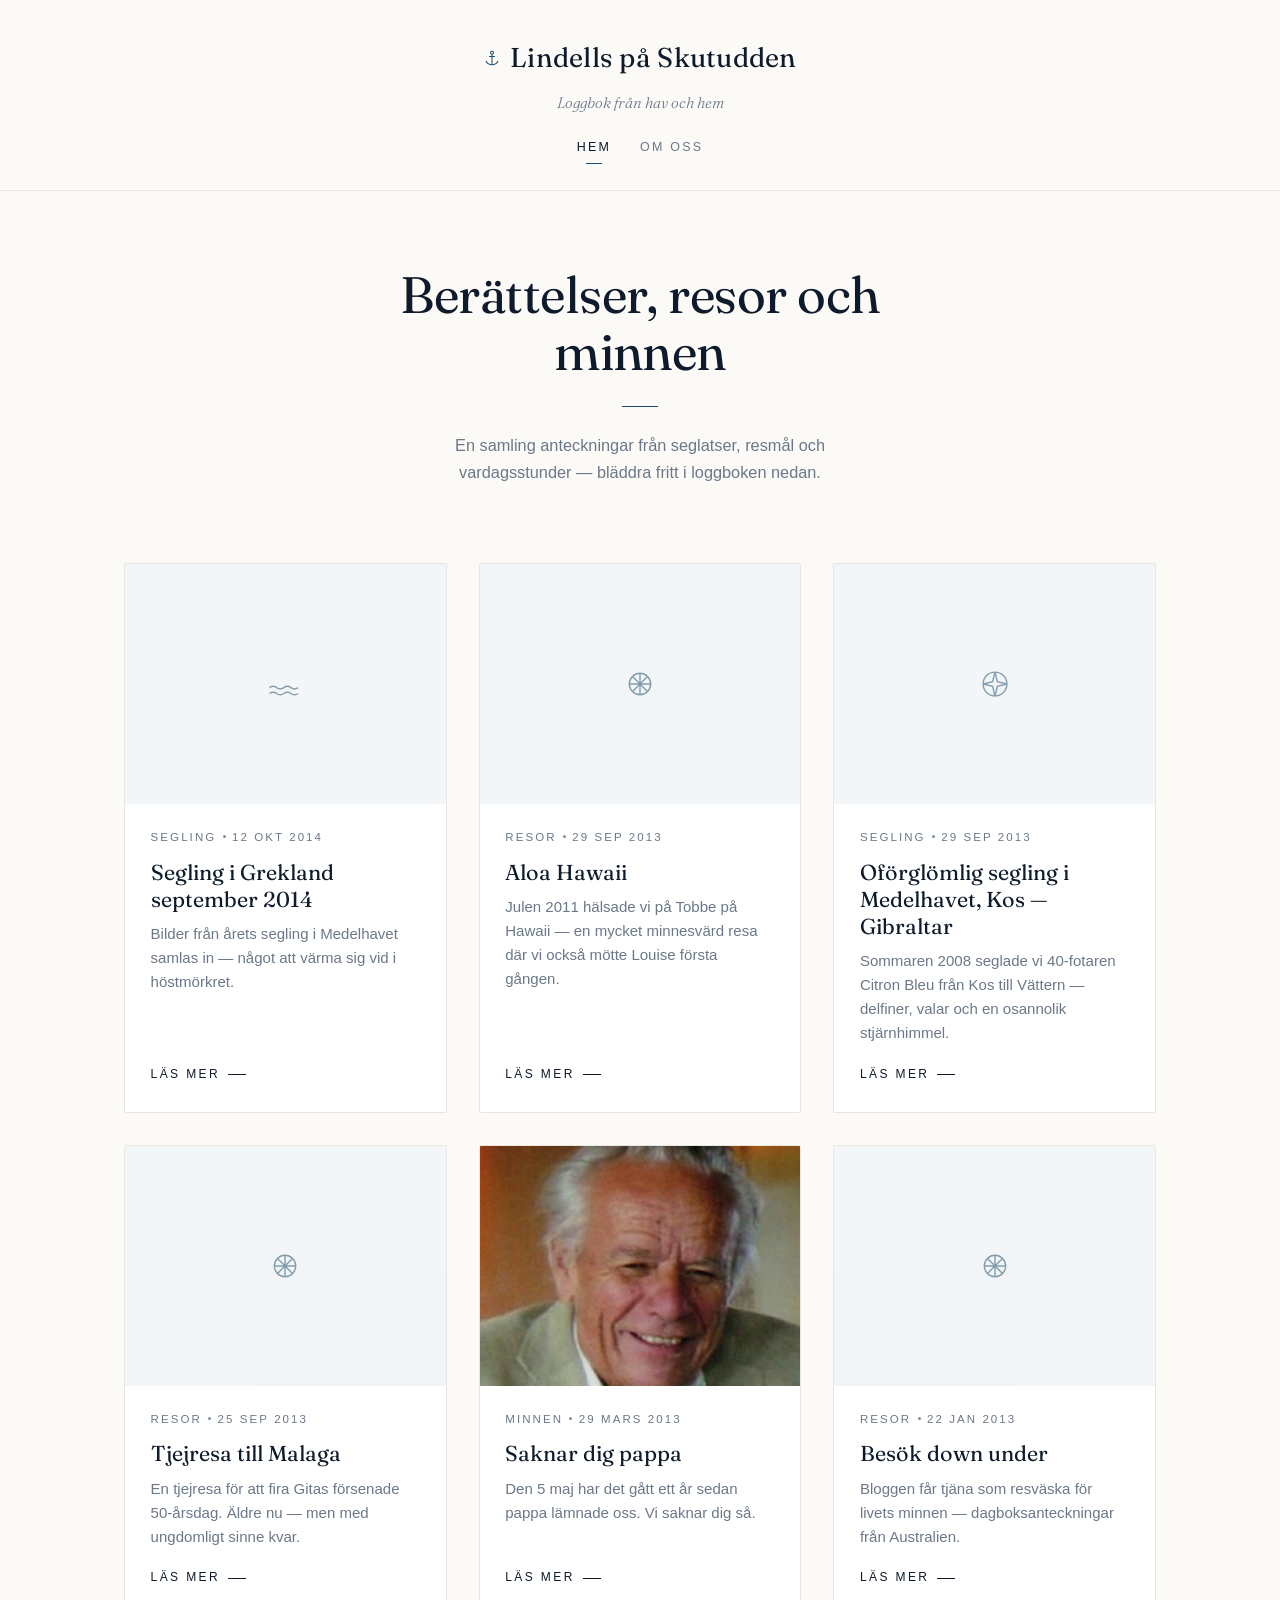
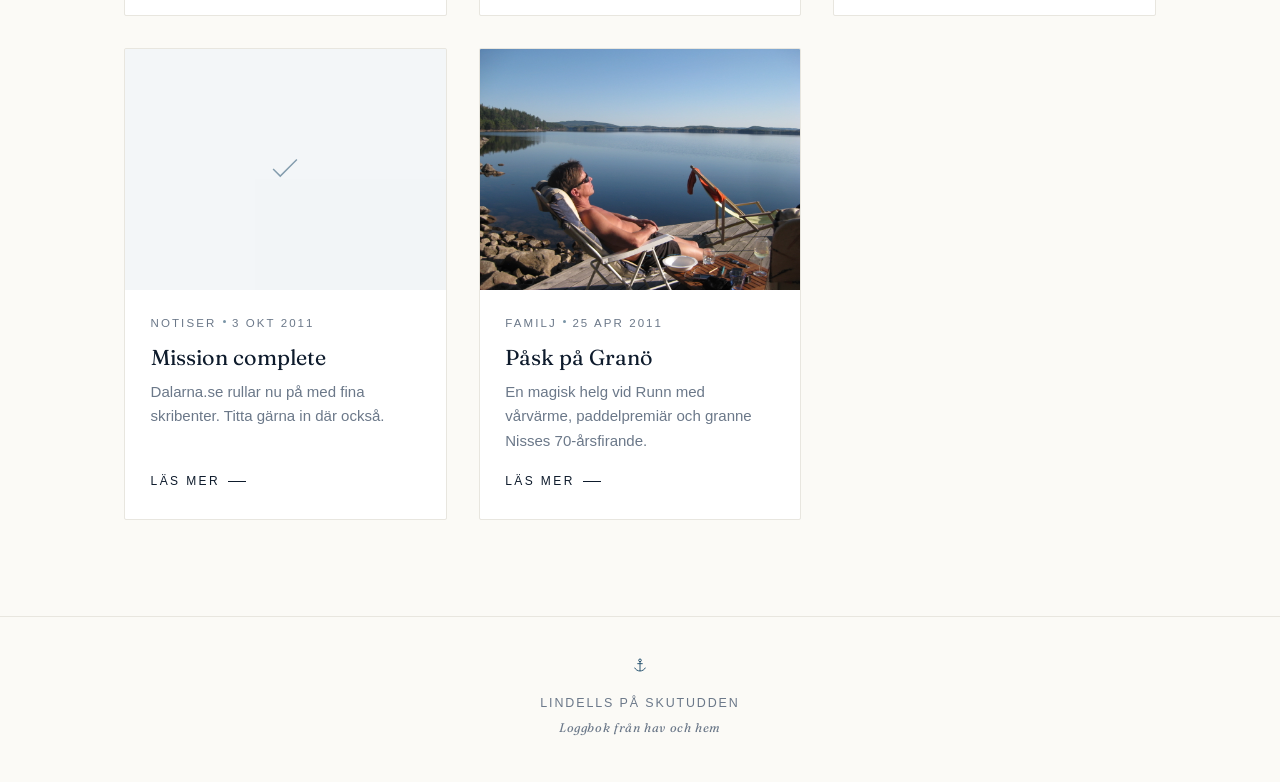
<file: index.html>
<!doctype html>
<html lang="sv">
<head>
  <meta charset="utf-8">
  <meta name="viewport" content="width=device-width, initial-scale=1">
  <title>Lindells på Skutudden — Loggbok från hav och hem</title>
  <meta name="description" content="Familjen Lindells loggbok med berättelser från resor och minnen — från segling i Medelhavet till påsk på Granö.">
  <link rel="preconnect" href="https://fonts.googleapis.com">
  <link rel="preconnect" href="https://fonts.gstatic.com" crossorigin>
  <link href="https://fonts.googleapis.com/css2?family=Fraunces:ital,wght@0,300;0,400;0,500;1,300;1,400&family=Inter:wght@300;400;500;600&display=swap" rel="stylesheet">
  <link rel="stylesheet" href="css/style.css">
</head>
<body>

<header class="site-header">
  <div class="header-inner">
    <a class="brand" href="index.html" aria-label="Hem">
      <svg class="brand-mark" viewBox="0 0 24 24" aria-hidden="true">
        <circle cx="12" cy="5" r="2"/>
        <line x1="12" y1="7" x2="12" y2="21"/>
        <line x1="8" y1="10" x2="16" y2="10"/>
        <path d="M4 16 C 5 19, 9 21, 12 21"/>
        <path d="M20 16 C 19 19, 15 21, 12 21"/>
      </svg>
      <h1 class="site-title">Lindells på Skutudden</h1>
    </a>
    <p class="site-tagline">Loggbok från hav och hem</p>
    <nav class="site-nav" aria-label="Huvudmeny">
      <a href="index.html" class="active">Hem</a>
      <a href="about.html">Om oss</a>
    </nav>
  </div>
</header>

<main>

  <section class="hero">
    <h1>Berättelser, resor och minnen</h1>
    <hr class="rule">
    <p>En samling anteckningar från seglatser, resmål och vardagsstunder — bläddra fritt i loggboken nedan.</p>
  </section>

  <section class="card-grid" aria-label="Inlägg">

    <a class="card" href="posts/segling-grekland-2014.html">
      <div class="card-thumb placeholder">
        <svg viewBox="0 0 32 32" aria-hidden="true"><path d="M3 24c2-1.5 4-1.5 6 0s4 1.5 6 0 4-1.5 6 0 4 1.5 6 0M3 19c2-1.5 4-1.5 6 0s4 1.5 6 0 4-1.5 6 0 4 1.5 6 0"/></svg>
      </div>
      <div class="card-body">
        <div class="card-meta">Segling<span class="dot"></span>12 okt 2014</div>
        <h3 class="card-title">Segling i Grekland september 2014</h3>
        <p class="card-excerpt">Bilder från årets segling i Medelhavet samlas in — något att värma sig vid i höstmörkret.</p>
        <span class="card-link">Läs mer</span>
      </div>
    </a>

    <a class="card" href="posts/aloa-hawaii.html">
      <div class="card-thumb placeholder">
        <svg viewBox="0 0 32 32" aria-hidden="true"><circle cx="16" cy="16" r="9"/><path d="M16 7v18M7 16h18M9.5 9.5l13 13M22.5 9.5l-13 13"/></svg>
      </div>
      <div class="card-body">
        <div class="card-meta">Resor<span class="dot"></span>29 sep 2013</div>
        <h3 class="card-title">Aloa Hawaii</h3>
        <p class="card-excerpt">Julen 2011 hälsade vi på Tobbe på Hawaii — en mycket minnesvärd resa där vi också mötte Louise första gången.</p>
        <span class="card-link">Läs mer</span>
      </div>
    </a>

    <a class="card" href="posts/segling-medelhavet.html">
      <div class="card-thumb placeholder">
        <svg viewBox="0 0 32 32" aria-hidden="true"><circle cx="16" cy="16" r="10"/><path d="M16 6l2 8 8 2-8 2-2 8-2-8-8-2 8-2z"/></svg>
      </div>
      <div class="card-body">
        <div class="card-meta">Segling<span class="dot"></span>29 sep 2013</div>
        <h3 class="card-title">Oförglömlig segling i Medelhavet, Kos — Gibraltar</h3>
        <p class="card-excerpt">Sommaren 2008 seglade vi 40-fotaren Citron Bleu från Kos till Vättern — delfiner, valar och en osannolik stjärnhimmel.</p>
        <span class="card-link">Läs mer</span>
      </div>
    </a>

    <a class="card" href="posts/tjejresa-malaga.html">
      <div class="card-thumb placeholder">
        <svg viewBox="0 0 32 32" aria-hidden="true"><circle cx="16" cy="16" r="9"/><path d="M16 7v18M7 16h18M9.5 9.5l13 13M22.5 9.5l-13 13"/></svg>
      </div>
      <div class="card-body">
        <div class="card-meta">Resor<span class="dot"></span>25 sep 2013</div>
        <h3 class="card-title">Tjejresa till Malaga</h3>
        <p class="card-excerpt">En tjejresa för att fira Gitas försenade 50-årsdag. Äldre nu — men med ungdomligt sinne kvar.</p>
        <span class="card-link">Läs mer</span>
      </div>
    </a>

    <a class="card" href="posts/saknar-dig-pappa.html">
      <div class="card-thumb">
        <img src="assets/pappa-ragnar.jpg" alt="Pappa Ragnar" loading="lazy">
      </div>
      <div class="card-body">
        <div class="card-meta">Minnen<span class="dot"></span>29 mars 2013</div>
        <h3 class="card-title">Saknar dig pappa</h3>
        <p class="card-excerpt">Den 5 maj har det gått ett år sedan pappa lämnade oss. Vi saknar dig så.</p>
        <span class="card-link">Läs mer</span>
      </div>
    </a>

    <a class="card" href="posts/besok-down-under.html">
      <div class="card-thumb placeholder">
        <svg viewBox="0 0 32 32" aria-hidden="true"><circle cx="16" cy="16" r="9"/><path d="M16 7v18M7 16h18M9.5 9.5l13 13M22.5 9.5l-13 13"/></svg>
      </div>
      <div class="card-body">
        <div class="card-meta">Resor<span class="dot"></span>22 jan 2013</div>
        <h3 class="card-title">Besök down under</h3>
        <p class="card-excerpt">Bloggen får tjäna som resväska för livets minnen — dagboksanteckningar från Australien.</p>
        <span class="card-link">Läs mer</span>
      </div>
    </a>

    <a class="card" href="posts/mission-complete.html">
      <div class="card-thumb placeholder">
        <svg viewBox="0 0 32 32" aria-hidden="true"><path d="M6 16l6 6 14-14"/></svg>
      </div>
      <div class="card-body">
        <div class="card-meta">Notiser<span class="dot"></span>3 okt 2011</div>
        <h3 class="card-title">Mission complete</h3>
        <p class="card-excerpt">Dalarna.se rullar nu på med fina skribenter. Titta gärna in där också.</p>
        <span class="card-link">Läs mer</span>
      </div>
    </a>

    <a class="card" href="posts/pask-pa-grano.html">
      <div class="card-thumb">
        <img src="assets/pask-022.jpg" alt="Påsk på Granö" loading="lazy">
      </div>
      <div class="card-body">
        <div class="card-meta">Familj<span class="dot"></span>25 apr 2011</div>
        <h3 class="card-title">Påsk på Granö</h3>
        <p class="card-excerpt">En magisk helg vid Runn med vårvärme, paddelpremiär och granne Nisses 70-årsfirande.</p>
        <span class="card-link">Läs mer</span>
      </div>
    </a>

  </section>

</main>

<footer class="site-footer">
  <div class="anchor" aria-hidden="true">
    <svg viewBox="0 0 24 24"><circle cx="12" cy="5" r="2"/><line x1="12" y1="7" x2="12" y2="21"/><line x1="8" y1="10" x2="16" y2="10"/><path d="M4 16 C 5 19, 9 21, 12 21"/><path d="M20 16 C 19 19, 15 21, 12 21"/></svg>
  </div>
  <p>Lindells på Skutudden</p>
  <p style="text-transform:none;letter-spacing:0.05em;font-family:var(--font-display);font-style:italic;">Loggbok från hav och hem</p>
</footer>

</body>
</html>
</file>
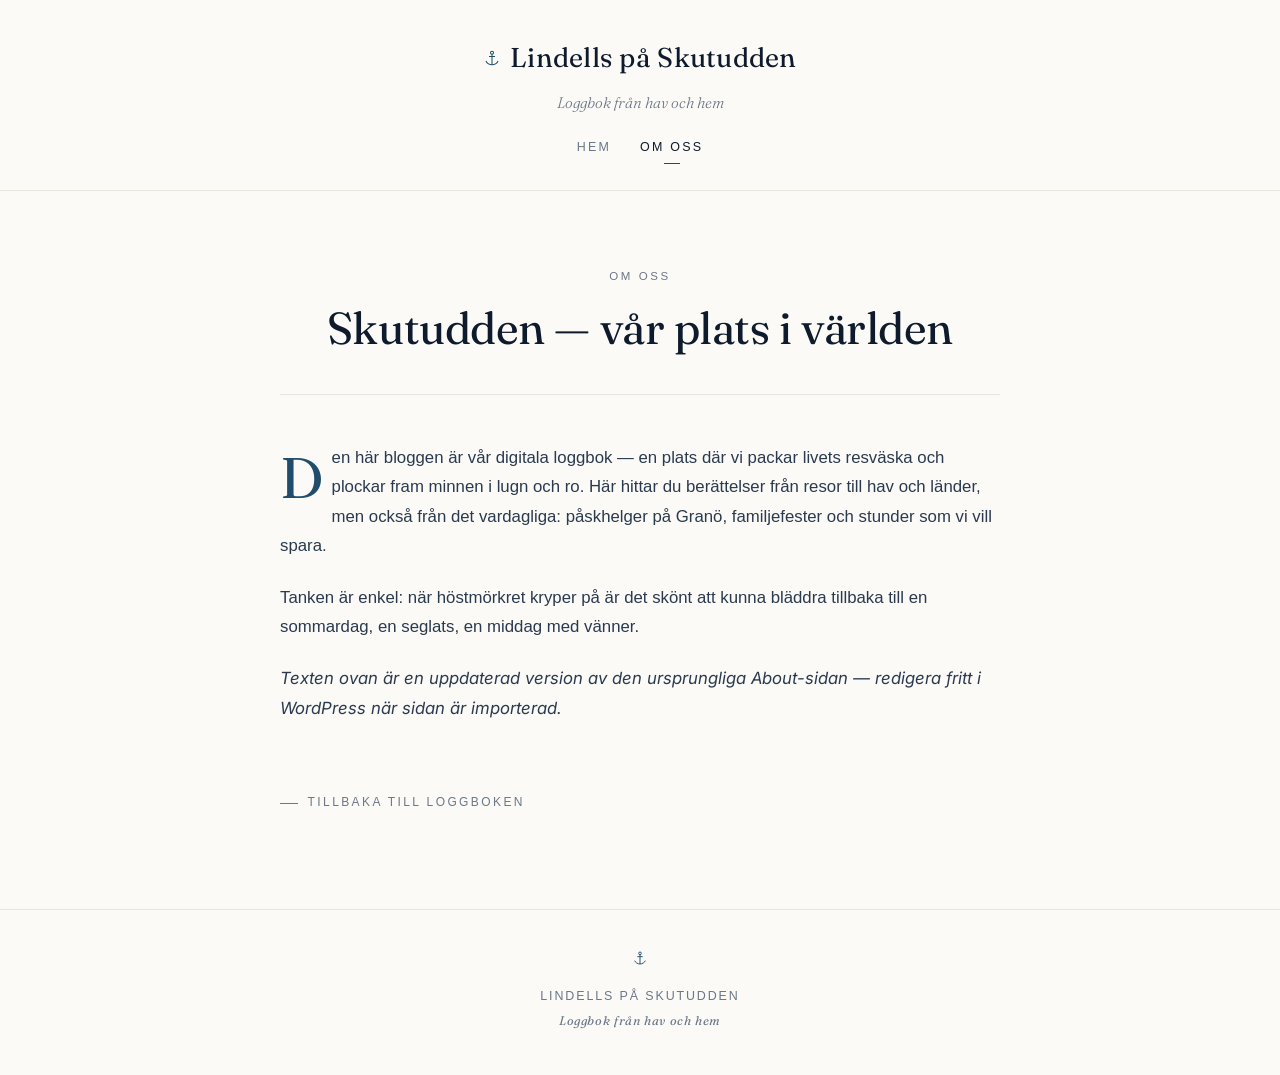
<file: about.html>
<!doctype html>
<html lang="sv">
<head>
  <meta charset="utf-8">
  <meta name="viewport" content="width=device-width, initial-scale=1">
  <title>Om oss — Lindells på Skutudden</title>
  <link rel="preconnect" href="https://fonts.googleapis.com">
  <link rel="preconnect" href="https://fonts.gstatic.com" crossorigin>
  <link href="https://fonts.googleapis.com/css2?family=Fraunces:ital,wght@0,300;0,400;0,500;1,300;1,400&family=Inter:wght@300;400;500;600&display=swap" rel="stylesheet">
  <link rel="stylesheet" href="css/style.css">
</head>
<body>

<header class="site-header">
  <div class="header-inner">
    <a class="brand" href="index.html" aria-label="Hem">
      <svg class="brand-mark" viewBox="0 0 24 24" aria-hidden="true">
        <circle cx="12" cy="5" r="2"/>
        <line x1="12" y1="7" x2="12" y2="21"/>
        <line x1="8" y1="10" x2="16" y2="10"/>
        <path d="M4 16 C 5 19, 9 21, 12 21"/>
        <path d="M20 16 C 19 19, 15 21, 12 21"/>
      </svg>
      <h1 class="site-title">Lindells på Skutudden</h1>
    </a>
    <p class="site-tagline">Loggbok från hav och hem</p>
    <nav class="site-nav" aria-label="Huvudmeny">
      <a href="index.html">Hem</a>
      <a href="about.html" class="active">Om oss</a>
    </nav>
  </div>
</header>

<main>
  <article class="article">
    <header class="article-header">
      <div class="article-meta">Om oss</div>
      <h1 class="article-title">Skutudden — vår plats i världen</h1>
    </header>

    <div class="article-body">
      <p>Den här bloggen är vår digitala loggbok — en plats där vi packar livets resväska och plockar fram minnen i lugn och ro. Här hittar du berättelser från resor till hav och länder, men också från det vardagliga: påskhelger på Granö, familjefester och stunder som vi vill spara.</p>
      <p>Tanken är enkel: när höstmörkret kryper på är det skönt att kunna bläddra tillbaka till en sommardag, en seglats, en middag med vänner.</p>
      <p><em>Texten ovan är en uppdaterad version av den ursprungliga About-sidan — redigera fritt i WordPress när sidan är importerad.</em></p>
    </div>

    <a href="index.html" class="back-link">Tillbaka till loggboken</a>
  </article>
</main>

<footer class="site-footer">
  <div class="anchor" aria-hidden="true">
    <svg viewBox="0 0 24 24"><circle cx="12" cy="5" r="2"/><line x1="12" y1="7" x2="12" y2="21"/><line x1="8" y1="10" x2="16" y2="10"/><path d="M4 16 C 5 19, 9 21, 12 21"/><path d="M20 16 C 19 19, 15 21, 12 21"/></svg>
  </div>
  <p>Lindells på Skutudden</p>
  <p style="text-transform:none;letter-spacing:0.05em;font-family:var(--font-display);font-style:italic;">Loggbok från hav och hem</p>
</footer>

</body>
</html>
</file>
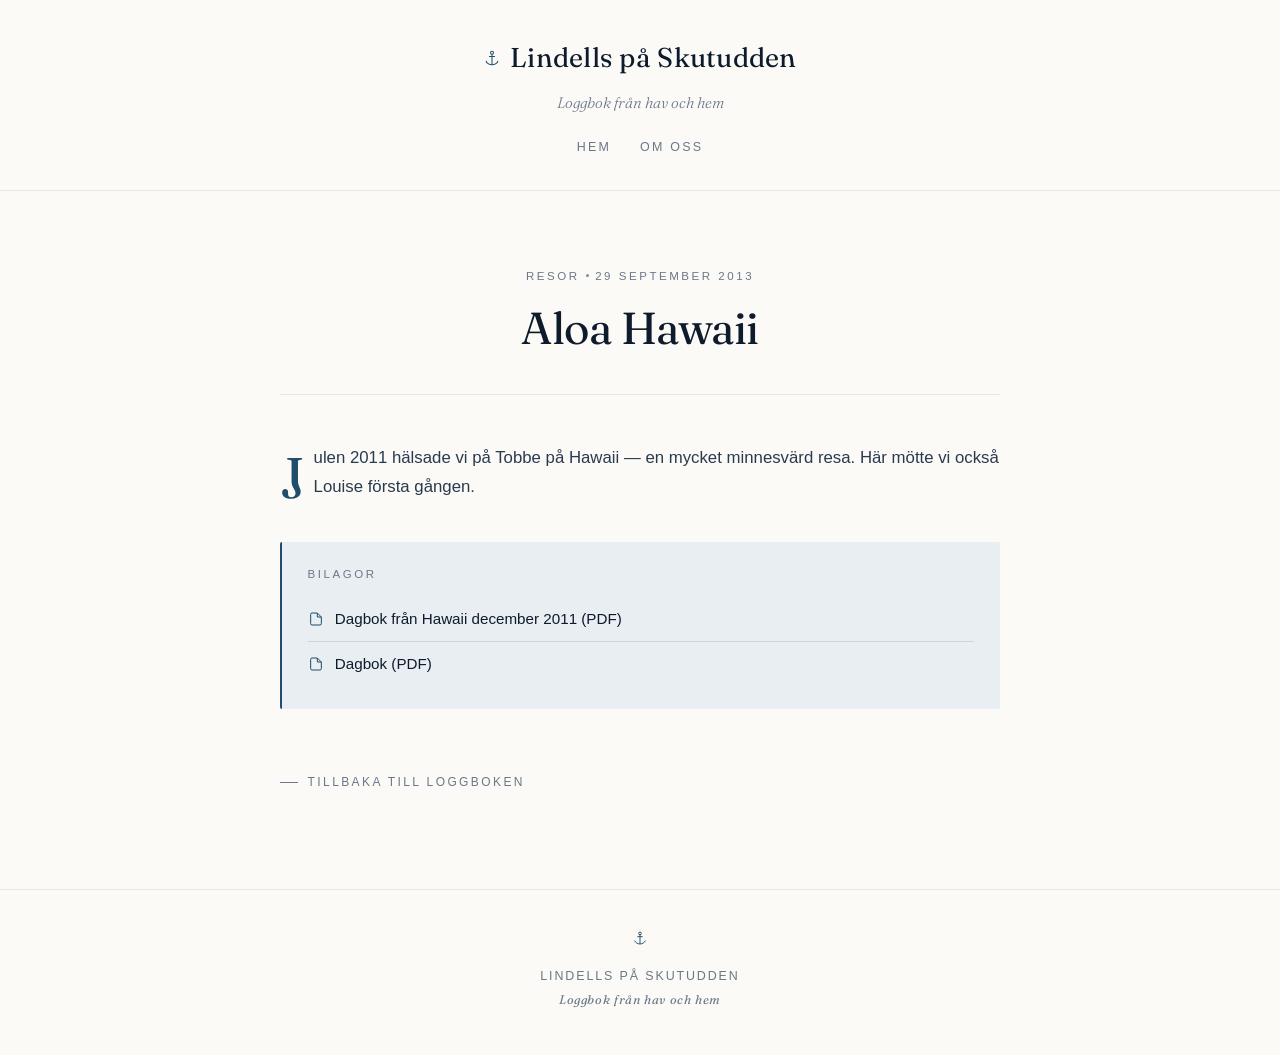
<file: posts/aloa-hawaii.html>
<!doctype html>
<html lang="sv">
<head>
  <meta charset="utf-8">
  <meta name="viewport" content="width=device-width, initial-scale=1">
  <title>Aloa Hawaii — Lindells på Skutudden</title>
  <link rel="preconnect" href="https://fonts.googleapis.com">
  <link rel="preconnect" href="https://fonts.gstatic.com" crossorigin>
  <link href="https://fonts.googleapis.com/css2?family=Fraunces:ital,wght@0,300;0,400;0,500;1,300;1,400&family=Inter:wght@300;400;500;600&display=swap" rel="stylesheet">
  <link rel="stylesheet" href="../css/style.css">
</head>
<body>

<header class="site-header">
  <div class="header-inner">
    <a class="brand" href="../index.html" aria-label="Hem">
      <svg class="brand-mark" viewBox="0 0 24 24" aria-hidden="true">
        <circle cx="12" cy="5" r="2"/><line x1="12" y1="7" x2="12" y2="21"/><line x1="8" y1="10" x2="16" y2="10"/>
        <path d="M4 16 C 5 19, 9 21, 12 21"/><path d="M20 16 C 19 19, 15 21, 12 21"/>
      </svg>
      <h1 class="site-title">Lindells på Skutudden</h1>
    </a>
    <p class="site-tagline">Loggbok från hav och hem</p>
    <nav class="site-nav" aria-label="Huvudmeny">
      <a href="../index.html">Hem</a>
      <a href="../about.html">Om oss</a>
    </nav>
  </div>
</header>

<main>
  <!-- WP post — title: Aloa Hawaii — date: 2013-09-29 — category: Resor -->
  <article class="article">
    <header class="article-header">
      <div class="article-meta">Resor<span class="dot"></span>29 september 2013</div>
      <h1 class="article-title">Aloa Hawaii</h1>
    </header>

    <!-- WP post_content begins -->
    <div class="article-body">
      <p>Julen 2011 hälsade vi på Tobbe på Hawaii — en mycket minnesvärd resa. Här mötte vi också Louise första gången.</p>

      <div class="attachments">
        <div class="attachments-label">Bilagor</div>
        <a href="../assets/hawaii-december-2011.pdf">
          <svg class="icon" viewBox="0 0 24 24"><path d="M14 3H6a2 2 0 0 0-2 2v14a2 2 0 0 0 2 2h12a2 2 0 0 0 2-2V9z"/><polyline points="14 3 14 9 20 9"/></svg>
          Dagbok från Hawaii december 2011 (PDF)
        </a>
        <a href="../assets/dagbok2.pdf">
          <svg class="icon" viewBox="0 0 24 24"><path d="M14 3H6a2 2 0 0 0-2 2v14a2 2 0 0 0 2 2h12a2 2 0 0 0 2-2V9z"/><polyline points="14 3 14 9 20 9"/></svg>
          Dagbok (PDF)
        </a>
      </div>
    </div>
    <!-- WP post_content ends -->

    <a href="../index.html" class="back-link">Tillbaka till loggboken</a>
  </article>
</main>

<footer class="site-footer">
  <div class="anchor" aria-hidden="true">
    <svg viewBox="0 0 24 24"><circle cx="12" cy="5" r="2"/><line x1="12" y1="7" x2="12" y2="21"/><line x1="8" y1="10" x2="16" y2="10"/><path d="M4 16 C 5 19, 9 21, 12 21"/><path d="M20 16 C 19 19, 15 21, 12 21"/></svg>
  </div>
  <p>Lindells på Skutudden</p>
  <p style="text-transform:none;letter-spacing:0.05em;font-family:var(--font-display);font-style:italic;">Loggbok från hav och hem</p>
</footer>

</body>
</html>
</file>
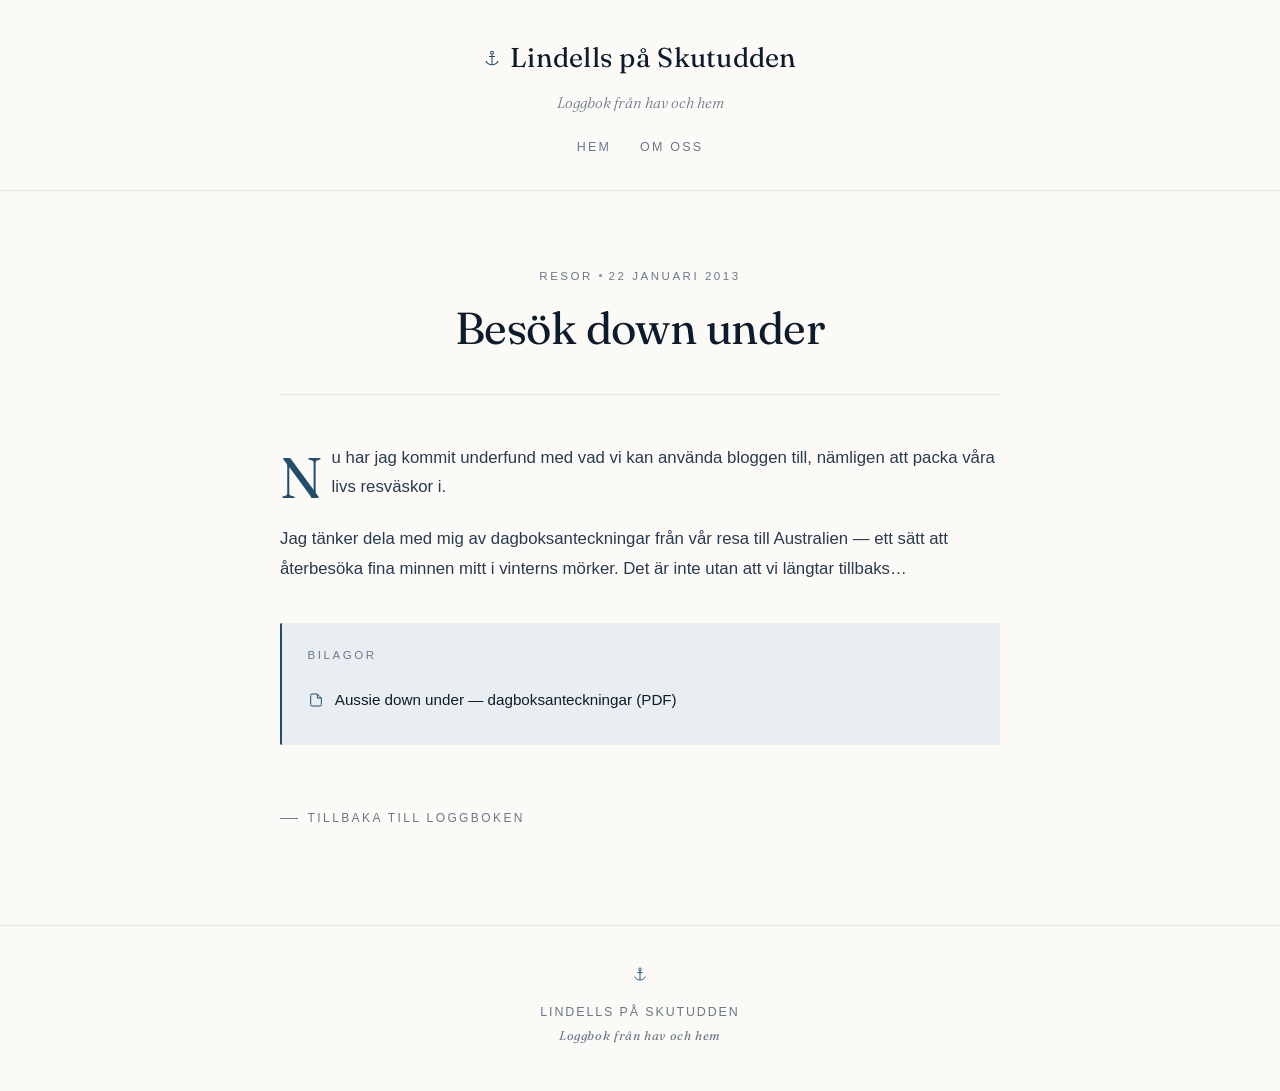
<file: posts/besok-down-under.html>
<!doctype html>
<html lang="sv">
<head>
  <meta charset="utf-8">
  <meta name="viewport" content="width=device-width, initial-scale=1">
  <title>Besök down under — Lindells på Skutudden</title>
  <link rel="preconnect" href="https://fonts.googleapis.com">
  <link rel="preconnect" href="https://fonts.gstatic.com" crossorigin>
  <link href="https://fonts.googleapis.com/css2?family=Fraunces:ital,wght@0,300;0,400;0,500;1,300;1,400&family=Inter:wght@300;400;500;600&display=swap" rel="stylesheet">
  <link rel="stylesheet" href="../css/style.css">
</head>
<body>

<header class="site-header">
  <div class="header-inner">
    <a class="brand" href="../index.html" aria-label="Hem">
      <svg class="brand-mark" viewBox="0 0 24 24" aria-hidden="true">
        <circle cx="12" cy="5" r="2"/><line x1="12" y1="7" x2="12" y2="21"/><line x1="8" y1="10" x2="16" y2="10"/>
        <path d="M4 16 C 5 19, 9 21, 12 21"/><path d="M20 16 C 19 19, 15 21, 12 21"/>
      </svg>
      <h1 class="site-title">Lindells på Skutudden</h1>
    </a>
    <p class="site-tagline">Loggbok från hav och hem</p>
    <nav class="site-nav" aria-label="Huvudmeny">
      <a href="../index.html">Hem</a>
      <a href="../about.html">Om oss</a>
    </nav>
  </div>
</header>

<main>
  <!-- WP post — title: Besök down under — date: 2013-01-22 — category: Resor -->
  <article class="article">
    <header class="article-header">
      <div class="article-meta">Resor<span class="dot"></span>22 januari 2013</div>
      <h1 class="article-title">Besök down under</h1>
    </header>

    <!-- WP post_content begins -->
    <div class="article-body">
      <p>Nu har jag kommit underfund med vad vi kan använda bloggen till, nämligen att packa våra livs resväskor i.</p>

      <p>Jag tänker dela med mig av dagboksanteckningar från vår resa till Australien — ett sätt att återbesöka fina minnen mitt i vinterns mörker. Det är inte utan att vi längtar tillbaks…</p>

      <div class="attachments">
        <div class="attachments-label">Bilagor</div>
        <a href="../assets/aussie-down-under1.pdf">
          <svg class="icon" viewBox="0 0 24 24"><path d="M14 3H6a2 2 0 0 0-2 2v14a2 2 0 0 0 2 2h12a2 2 0 0 0 2-2V9z"/><polyline points="14 3 14 9 20 9"/></svg>
          Aussie down under — dagboksanteckningar (PDF)
        </a>
      </div>
    </div>
    <!-- WP post_content ends -->

    <a href="../index.html" class="back-link">Tillbaka till loggboken</a>
  </article>
</main>

<footer class="site-footer">
  <div class="anchor" aria-hidden="true">
    <svg viewBox="0 0 24 24"><circle cx="12" cy="5" r="2"/><line x1="12" y1="7" x2="12" y2="21"/><line x1="8" y1="10" x2="16" y2="10"/><path d="M4 16 C 5 19, 9 21, 12 21"/><path d="M20 16 C 19 19, 15 21, 12 21"/></svg>
  </div>
  <p>Lindells på Skutudden</p>
  <p style="text-transform:none;letter-spacing:0.05em;font-family:var(--font-display);font-style:italic;">Loggbok från hav och hem</p>
</footer>

</body>
</html>
</file>
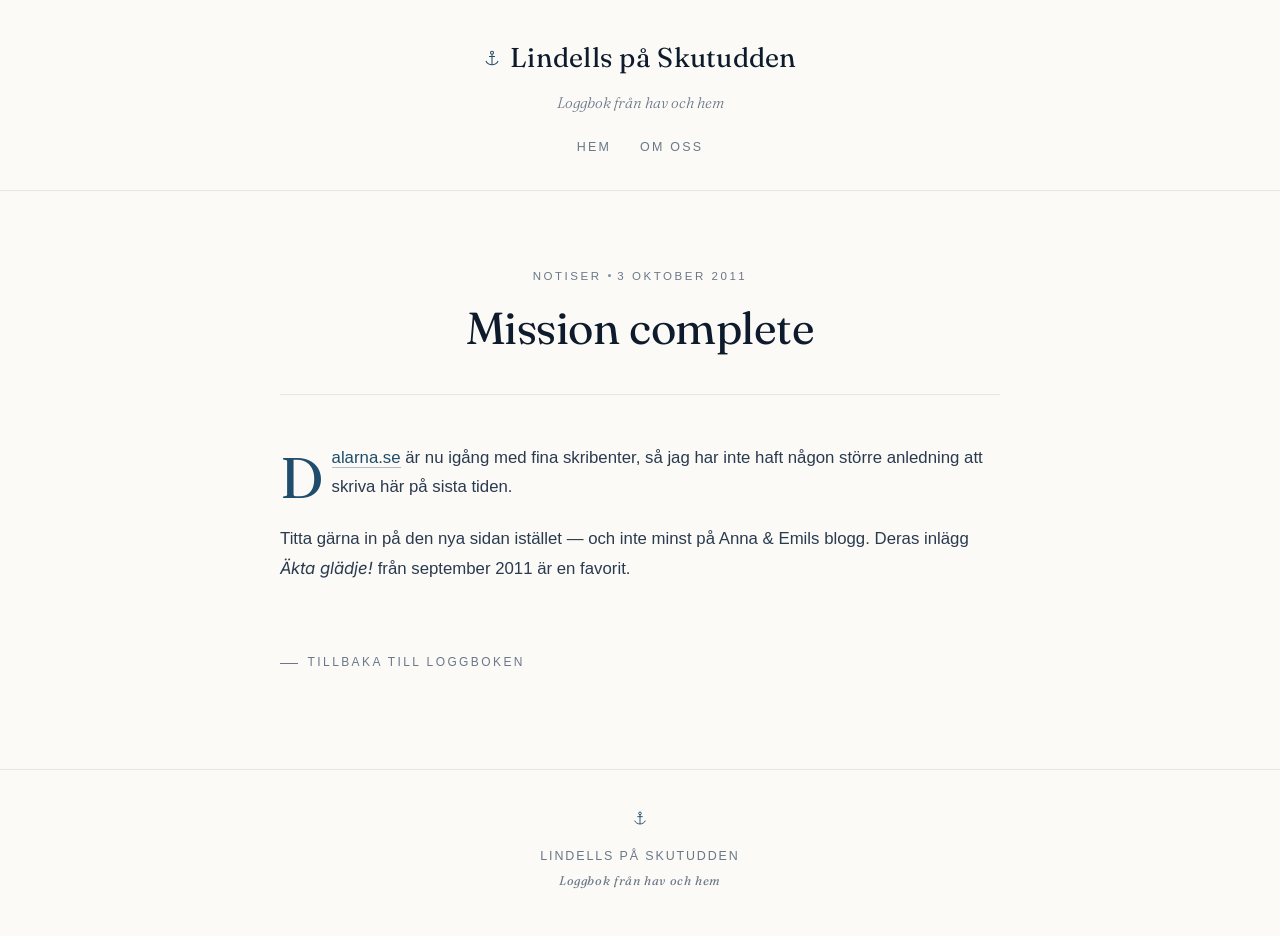
<file: posts/mission-complete.html>
<!doctype html>
<html lang="sv">
<head>
  <meta charset="utf-8">
  <meta name="viewport" content="width=device-width, initial-scale=1">
  <title>Mission complete — Lindells på Skutudden</title>
  <link rel="preconnect" href="https://fonts.googleapis.com">
  <link rel="preconnect" href="https://fonts.gstatic.com" crossorigin>
  <link href="https://fonts.googleapis.com/css2?family=Fraunces:ital,wght@0,300;0,400;0,500;1,300;1,400&family=Inter:wght@300;400;500;600&display=swap" rel="stylesheet">
  <link rel="stylesheet" href="../css/style.css">
</head>
<body>

<header class="site-header">
  <div class="header-inner">
    <a class="brand" href="../index.html" aria-label="Hem">
      <svg class="brand-mark" viewBox="0 0 24 24" aria-hidden="true">
        <circle cx="12" cy="5" r="2"/><line x1="12" y1="7" x2="12" y2="21"/><line x1="8" y1="10" x2="16" y2="10"/>
        <path d="M4 16 C 5 19, 9 21, 12 21"/><path d="M20 16 C 19 19, 15 21, 12 21"/>
      </svg>
      <h1 class="site-title">Lindells på Skutudden</h1>
    </a>
    <p class="site-tagline">Loggbok från hav och hem</p>
    <nav class="site-nav" aria-label="Huvudmeny">
      <a href="../index.html">Hem</a>
      <a href="../about.html">Om oss</a>
    </nav>
  </div>
</header>

<main>
  <!-- WP post — title: Mission complete — date: 2011-10-03 — category: Notiser -->
  <article class="article">
    <header class="article-header">
      <div class="article-meta">Notiser<span class="dot"></span>3 oktober 2011</div>
      <h1 class="article-title">Mission complete</h1>
    </header>

    <!-- WP post_content begins -->
    <div class="article-body">
      <p><a href="http://www.dalarna.se/">Dalarna.se</a> är nu igång med fina skribenter, så jag har inte haft någon större anledning att skriva här på sista tiden.</p>

      <p>Titta gärna in på den nya sidan istället — och inte minst på Anna &amp; Emils blogg. Deras inlägg <em>Äkta glädje!</em> från september 2011 är en favorit.</p>
    </div>
    <!-- WP post_content ends -->

    <a href="../index.html" class="back-link">Tillbaka till loggboken</a>
  </article>
</main>

<footer class="site-footer">
  <div class="anchor" aria-hidden="true">
    <svg viewBox="0 0 24 24"><circle cx="12" cy="5" r="2"/><line x1="12" y1="7" x2="12" y2="21"/><line x1="8" y1="10" x2="16" y2="10"/><path d="M4 16 C 5 19, 9 21, 12 21"/><path d="M20 16 C 19 19, 15 21, 12 21"/></svg>
  </div>
  <p>Lindells på Skutudden</p>
  <p style="text-transform:none;letter-spacing:0.05em;font-family:var(--font-display);font-style:italic;">Loggbok från hav och hem</p>
</footer>

</body>
</html>
</file>
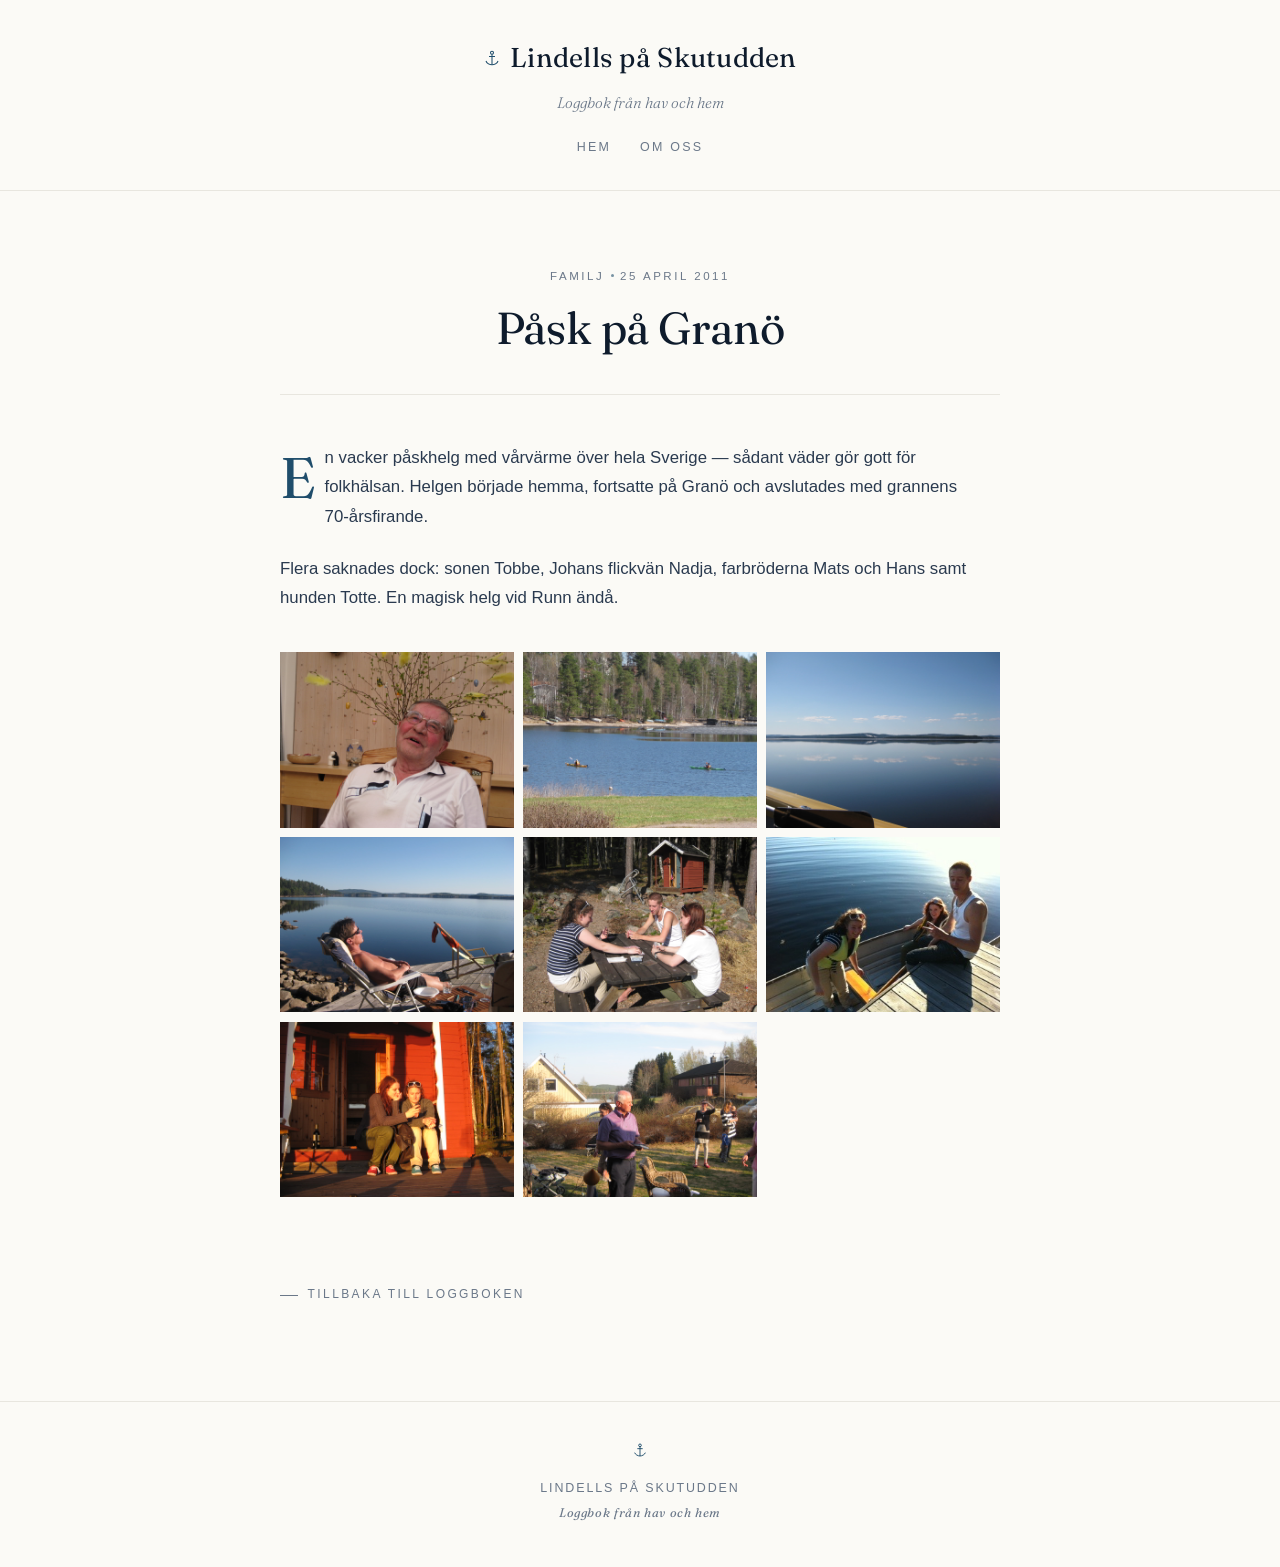
<file: posts/pask-pa-grano.html>
<!doctype html>
<html lang="sv">
<head>
  <meta charset="utf-8">
  <meta name="viewport" content="width=device-width, initial-scale=1">
  <title>Påsk på Granö — Lindells på Skutudden</title>
  <link rel="preconnect" href="https://fonts.googleapis.com">
  <link rel="preconnect" href="https://fonts.gstatic.com" crossorigin>
  <link href="https://fonts.googleapis.com/css2?family=Fraunces:ital,wght@0,300;0,400;0,500;1,300;1,400&family=Inter:wght@300;400;500;600&display=swap" rel="stylesheet">
  <link rel="stylesheet" href="../css/style.css">
</head>
<body>

<header class="site-header">
  <div class="header-inner">
    <a class="brand" href="../index.html" aria-label="Hem">
      <svg class="brand-mark" viewBox="0 0 24 24" aria-hidden="true">
        <circle cx="12" cy="5" r="2"/><line x1="12" y1="7" x2="12" y2="21"/><line x1="8" y1="10" x2="16" y2="10"/>
        <path d="M4 16 C 5 19, 9 21, 12 21"/><path d="M20 16 C 19 19, 15 21, 12 21"/>
      </svg>
      <h1 class="site-title">Lindells på Skutudden</h1>
    </a>
    <p class="site-tagline">Loggbok från hav och hem</p>
    <nav class="site-nav" aria-label="Huvudmeny">
      <a href="../index.html">Hem</a>
      <a href="../about.html">Om oss</a>
    </nav>
  </div>
</header>

<main>
  <!-- WP post — title: Påsk på Granö — date: 2011-04-25 — category: Familj -->
  <article class="article">
    <header class="article-header">
      <div class="article-meta">Familj<span class="dot"></span>25 april 2011</div>
      <h1 class="article-title">Påsk på Granö</h1>
    </header>

    <!-- WP post_content begins -->
    <div class="article-body">
      <p>En vacker påskhelg med vårvärme över hela Sverige — sådant väder gör gott för folkhälsan. Helgen började hemma, fortsatte på Granö och avslutades med grannens 70-årsfirande.</p>

      <p>Flera saknades dock: sonen Tobbe, Johans flickvän Nadja, farbröderna Mats och Hans samt hunden Totte. En magisk helg vid Runn ändå.</p>

      <div class="gallery">
        <figure>
          <img src="../assets/pask-007.jpg" alt="Svärfar Nisse" loading="lazy">
          <figcaption>Svärfar Nisse</figcaption>
        </figure>
        <figure>
          <img src="../assets/pask-003.jpg" alt="Paddelpremiär för Cillan och Christer Zedigh" loading="lazy">
          <figcaption>Paddelpremiär för Cillan och Christer Zedigh</figcaption>
        </figure>
        <figure>
          <img src="../assets/pask-010.jpg" alt="Runn och källviksbackarna" loading="lazy">
          <figcaption>Runn och källviksbackarna</figcaption>
        </figure>
        <figure>
          <img src="../assets/pask-022.jpg" alt="Micke på sitt älskade Granö" loading="lazy">
          <figcaption>Micke på sitt älskade Granö</figcaption>
        </figure>
        <figure>
          <img src="../assets/pask-0311.jpg" alt="Den gamla hederliga kortleken kommer till heders igen" loading="lazy">
          <figcaption>Den gamla hederliga kortleken kommer till heders igen</figcaption>
        </figure>
        <figure>
          <img src="../assets/fishing-time.jpg" alt="Fishing time med Vickan, Lena och Johan" loading="lazy">
          <figcaption>Fishing time med Vickan, Lena och Johan</figcaption>
        </figure>
        <figure>
          <img src="../assets/pask-023.jpg" alt="Vickan och Lena i kvällssolen" loading="lazy">
          <figcaption>Vickan och Lena i kvällssolen</figcaption>
        </figure>
        <figure>
          <img src="../assets/pask-004.jpg" alt="Nisse Johnsson 70 år" loading="lazy">
          <figcaption>Nisse Johnsson 70 år</figcaption>
        </figure>
      </div>
    </div>
    <!-- WP post_content ends -->

    <a href="../index.html" class="back-link">Tillbaka till loggboken</a>
  </article>
</main>

<footer class="site-footer">
  <div class="anchor" aria-hidden="true">
    <svg viewBox="0 0 24 24"><circle cx="12" cy="5" r="2"/><line x1="12" y1="7" x2="12" y2="21"/><line x1="8" y1="10" x2="16" y2="10"/><path d="M4 16 C 5 19, 9 21, 12 21"/><path d="M20 16 C 19 19, 15 21, 12 21"/></svg>
  </div>
  <p>Lindells på Skutudden</p>
  <p style="text-transform:none;letter-spacing:0.05em;font-family:var(--font-display);font-style:italic;">Loggbok från hav och hem</p>
</footer>

</body>
</html>
</file>
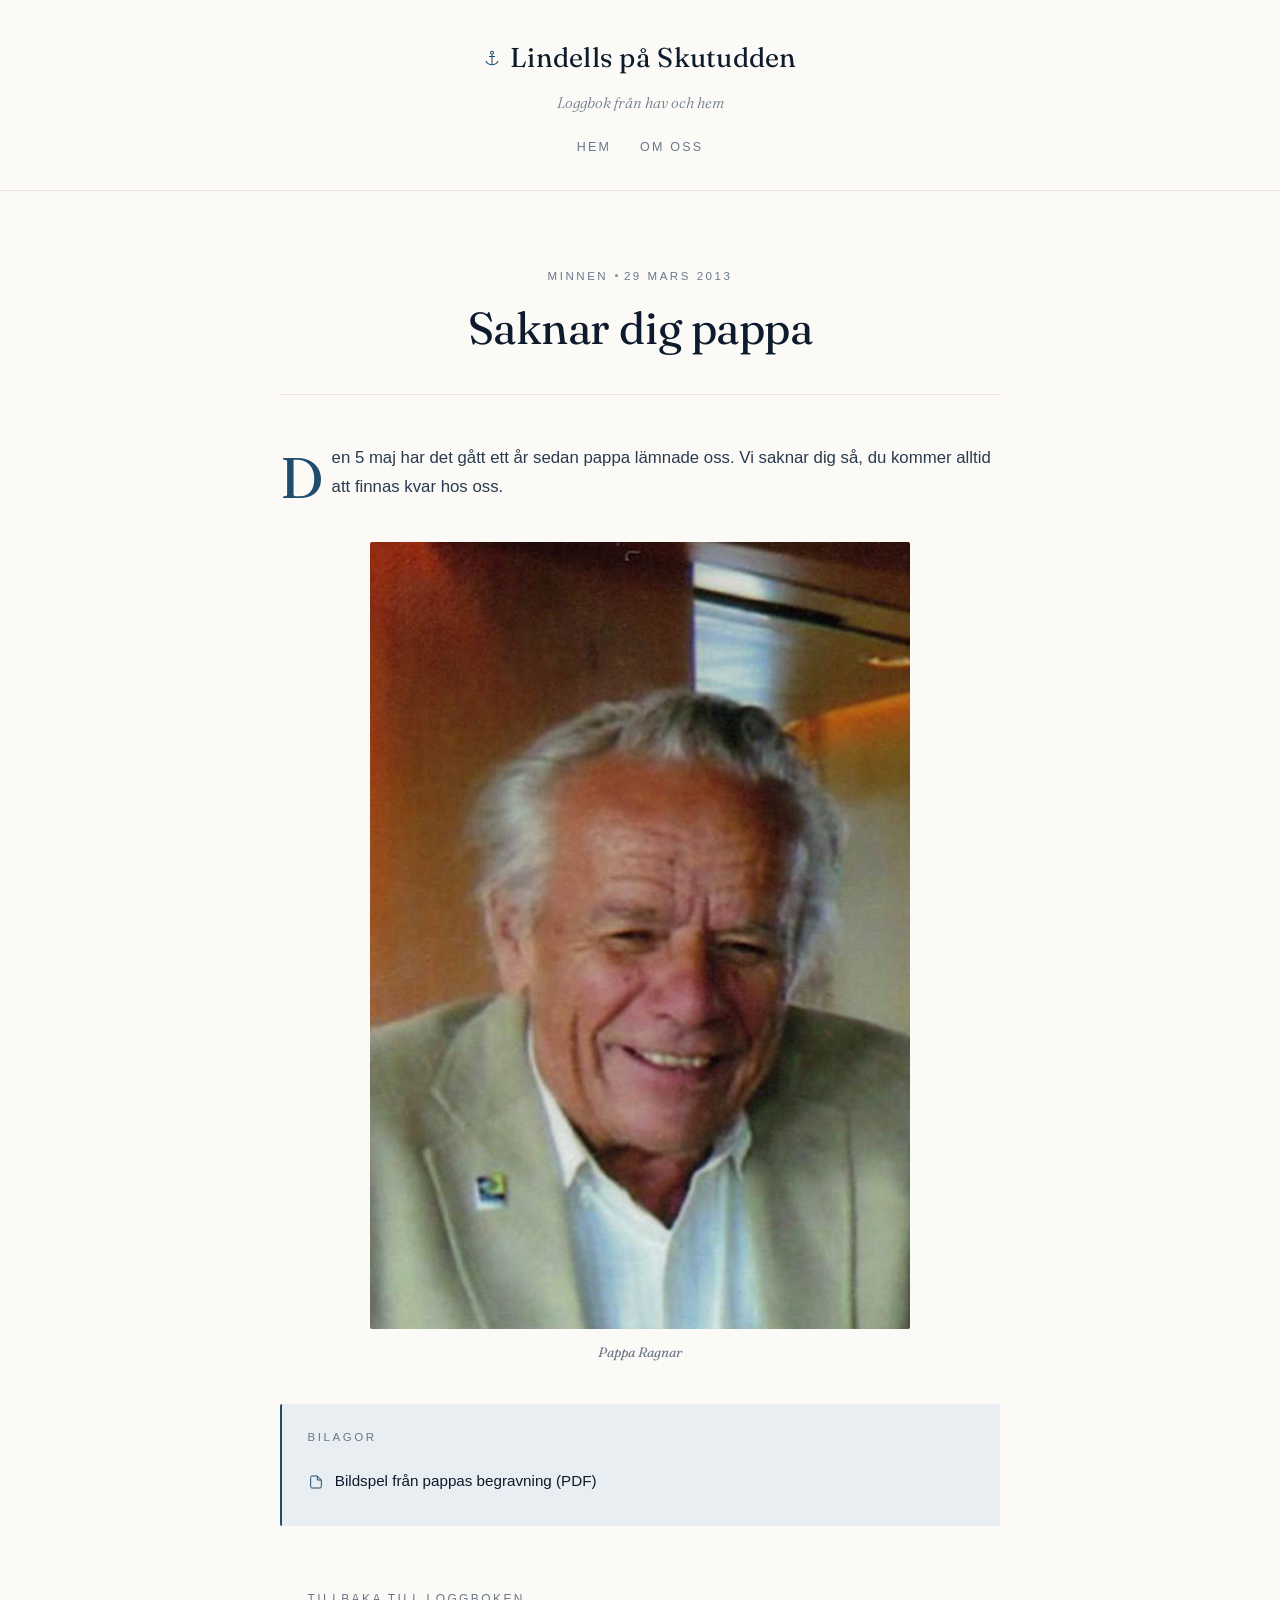
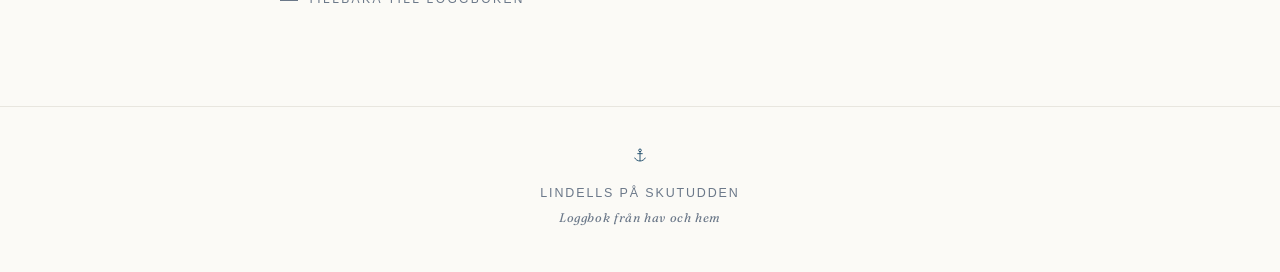
<file: posts/saknar-dig-pappa.html>
<!doctype html>
<html lang="sv">
<head>
  <meta charset="utf-8">
  <meta name="viewport" content="width=device-width, initial-scale=1">
  <title>Saknar dig pappa — Lindells på Skutudden</title>
  <link rel="preconnect" href="https://fonts.googleapis.com">
  <link rel="preconnect" href="https://fonts.gstatic.com" crossorigin>
  <link href="https://fonts.googleapis.com/css2?family=Fraunces:ital,wght@0,300;0,400;0,500;1,300;1,400&family=Inter:wght@300;400;500;600&display=swap" rel="stylesheet">
  <link rel="stylesheet" href="../css/style.css">
</head>
<body>

<header class="site-header">
  <div class="header-inner">
    <a class="brand" href="../index.html" aria-label="Hem">
      <svg class="brand-mark" viewBox="0 0 24 24" aria-hidden="true">
        <circle cx="12" cy="5" r="2"/><line x1="12" y1="7" x2="12" y2="21"/><line x1="8" y1="10" x2="16" y2="10"/>
        <path d="M4 16 C 5 19, 9 21, 12 21"/><path d="M20 16 C 19 19, 15 21, 12 21"/>
      </svg>
      <h1 class="site-title">Lindells på Skutudden</h1>
    </a>
    <p class="site-tagline">Loggbok från hav och hem</p>
    <nav class="site-nav" aria-label="Huvudmeny">
      <a href="../index.html">Hem</a>
      <a href="../about.html">Om oss</a>
    </nav>
  </div>
</header>

<main>
  <!-- WP post — title: Saknar dig pappa — date: 2013-03-29 — category: Minnen -->
  <article class="article">
    <header class="article-header">
      <div class="article-meta">Minnen<span class="dot"></span>29 mars 2013</div>
      <h1 class="article-title">Saknar dig pappa</h1>
    </header>

    <!-- WP post_content begins -->
    <div class="article-body">
      <p>Den 5 maj har det gått ett år sedan pappa lämnade oss. Vi saknar dig så, du kommer alltid att finnas kvar hos oss.</p>

      <figure class="lead-image">
        <img src="../assets/pappa-ragnar.jpg" alt="Pappa Ragnar">
        <figcaption>Pappa Ragnar</figcaption>
      </figure>

      <div class="attachments">
        <div class="attachments-label">Bilagor</div>
        <a href="../assets/pappasbegravning_ejmusik.pdf">
          <svg class="icon" viewBox="0 0 24 24"><path d="M14 3H6a2 2 0 0 0-2 2v14a2 2 0 0 0 2 2h12a2 2 0 0 0 2-2V9z"/><polyline points="14 3 14 9 20 9"/></svg>
          Bildspel från pappas begravning (PDF)
        </a>
      </div>
    </div>
    <!-- WP post_content ends -->

    <a href="../index.html" class="back-link">Tillbaka till loggboken</a>
  </article>
</main>

<footer class="site-footer">
  <div class="anchor" aria-hidden="true">
    <svg viewBox="0 0 24 24"><circle cx="12" cy="5" r="2"/><line x1="12" y1="7" x2="12" y2="21"/><line x1="8" y1="10" x2="16" y2="10"/><path d="M4 16 C 5 19, 9 21, 12 21"/><path d="M20 16 C 19 19, 15 21, 12 21"/></svg>
  </div>
  <p>Lindells på Skutudden</p>
  <p style="text-transform:none;letter-spacing:0.05em;font-family:var(--font-display);font-style:italic;">Loggbok från hav och hem</p>
</footer>

</body>
</html>
</file>
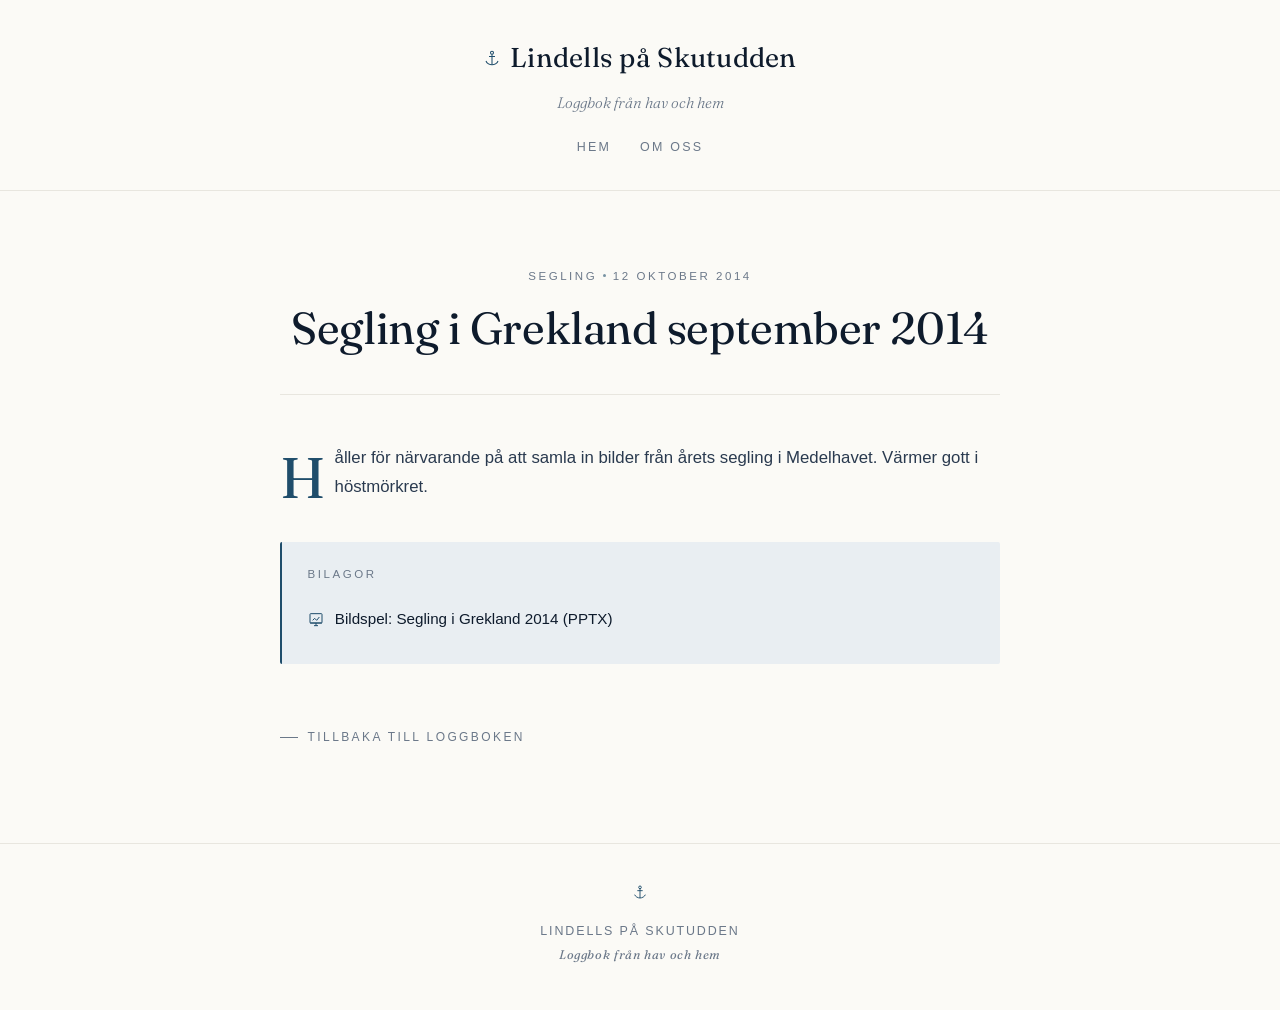
<file: posts/segling-grekland-2014.html>
<!doctype html>
<html lang="sv">
<head>
  <meta charset="utf-8">
  <meta name="viewport" content="width=device-width, initial-scale=1">
  <title>Segling i Grekland september 2014 — Lindells på Skutudden</title>
  <link rel="preconnect" href="https://fonts.googleapis.com">
  <link rel="preconnect" href="https://fonts.gstatic.com" crossorigin>
  <link href="https://fonts.googleapis.com/css2?family=Fraunces:ital,wght@0,300;0,400;0,500;1,300;1,400&family=Inter:wght@300;400;500;600&display=swap" rel="stylesheet">
  <link rel="stylesheet" href="../css/style.css">
</head>
<body>

<header class="site-header">
  <div class="header-inner">
    <a class="brand" href="../index.html" aria-label="Hem">
      <svg class="brand-mark" viewBox="0 0 24 24" aria-hidden="true">
        <circle cx="12" cy="5" r="2"/><line x1="12" y1="7" x2="12" y2="21"/><line x1="8" y1="10" x2="16" y2="10"/>
        <path d="M4 16 C 5 19, 9 21, 12 21"/><path d="M20 16 C 19 19, 15 21, 12 21"/>
      </svg>
      <h1 class="site-title">Lindells på Skutudden</h1>
    </a>
    <p class="site-tagline">Loggbok från hav och hem</p>
    <nav class="site-nav" aria-label="Huvudmeny">
      <a href="../index.html">Hem</a>
      <a href="../about.html">Om oss</a>
    </nav>
  </div>
</header>

<main>
  <!-- WP post — title: Segling i Grekland september 2014 — date: 2014-10-12 — category: Segling -->
  <article class="article">
    <header class="article-header">
      <div class="article-meta">Segling<span class="dot"></span>12 oktober 2014</div>
      <h1 class="article-title">Segling i Grekland september 2014</h1>
    </header>

    <!-- WP post_content begins -->
    <div class="article-body">
      <p>Håller för närvarande på att samla in bilder från årets segling i Medelhavet. Värmer gott i höstmörkret.</p>

      <div class="attachments">
        <div class="attachments-label">Bilagor</div>
        <a href="../assets/ppt_grekland2014.pptx">
          <svg class="icon" viewBox="0 0 24 24"><rect x="3" y="4" width="18" height="14" rx="1"/><line x1="3" y1="18" x2="21" y2="18"/><line x1="9" y1="22" x2="15" y2="22"/><line x1="12" y1="18" x2="12" y2="22"/><path d="M7 14l3-3 3 3 4-5"/></svg>
          Bildspel: Segling i Grekland 2014 (PPTX)
        </a>
      </div>
    </div>
    <!-- WP post_content ends -->

    <a href="../index.html" class="back-link">Tillbaka till loggboken</a>
  </article>
</main>

<footer class="site-footer">
  <div class="anchor" aria-hidden="true">
    <svg viewBox="0 0 24 24"><circle cx="12" cy="5" r="2"/><line x1="12" y1="7" x2="12" y2="21"/><line x1="8" y1="10" x2="16" y2="10"/><path d="M4 16 C 5 19, 9 21, 12 21"/><path d="M20 16 C 19 19, 15 21, 12 21"/></svg>
  </div>
  <p>Lindells på Skutudden</p>
  <p style="text-transform:none;letter-spacing:0.05em;font-family:var(--font-display);font-style:italic;">Loggbok från hav och hem</p>
</footer>

</body>
</html>
</file>
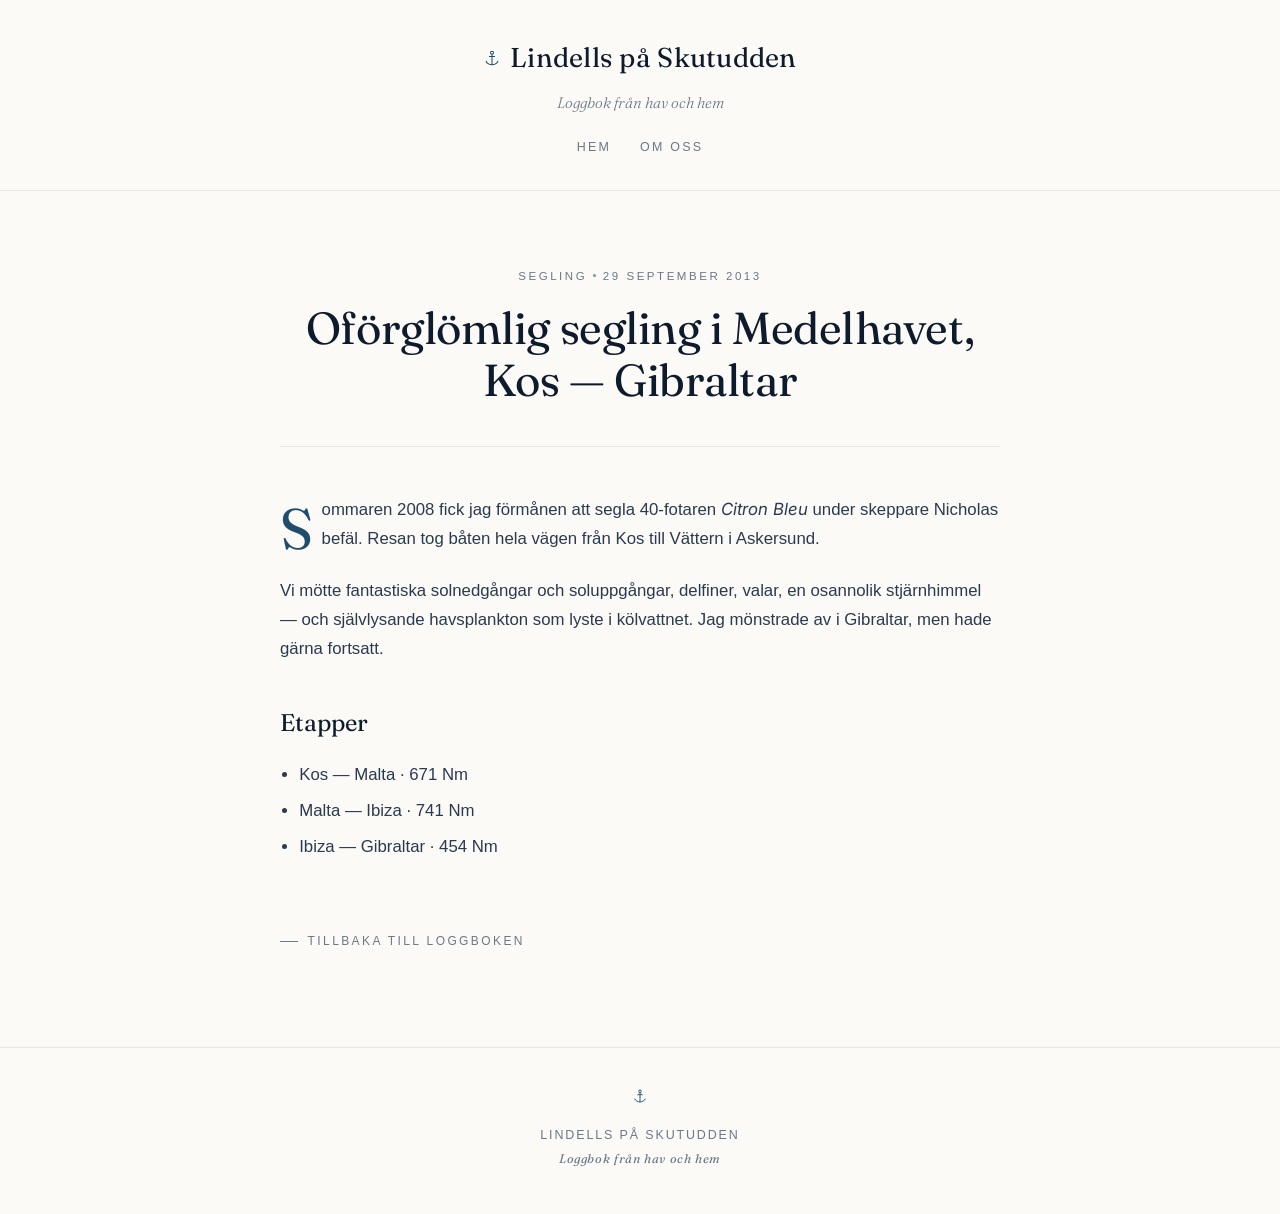
<file: posts/segling-medelhavet.html>
<!doctype html>
<html lang="sv">
<head>
  <meta charset="utf-8">
  <meta name="viewport" content="width=device-width, initial-scale=1">
  <title>Oförglömlig segling i Medelhavet, Kos — Gibraltar — Lindells på Skutudden</title>
  <link rel="preconnect" href="https://fonts.googleapis.com">
  <link rel="preconnect" href="https://fonts.gstatic.com" crossorigin>
  <link href="https://fonts.googleapis.com/css2?family=Fraunces:ital,wght@0,300;0,400;0,500;1,300;1,400&family=Inter:wght@300;400;500;600&display=swap" rel="stylesheet">
  <link rel="stylesheet" href="../css/style.css">
</head>
<body>

<header class="site-header">
  <div class="header-inner">
    <a class="brand" href="../index.html" aria-label="Hem">
      <svg class="brand-mark" viewBox="0 0 24 24" aria-hidden="true">
        <circle cx="12" cy="5" r="2"/><line x1="12" y1="7" x2="12" y2="21"/><line x1="8" y1="10" x2="16" y2="10"/>
        <path d="M4 16 C 5 19, 9 21, 12 21"/><path d="M20 16 C 19 19, 15 21, 12 21"/>
      </svg>
      <h1 class="site-title">Lindells på Skutudden</h1>
    </a>
    <p class="site-tagline">Loggbok från hav och hem</p>
    <nav class="site-nav" aria-label="Huvudmeny">
      <a href="../index.html">Hem</a>
      <a href="../about.html">Om oss</a>
    </nav>
  </div>
</header>

<main>
  <!-- WP post — title: Oförglömlig segling i Medelhavet, Kos — Gibraltar — date: 2013-09-29 — category: Segling -->
  <article class="article">
    <header class="article-header">
      <div class="article-meta">Segling<span class="dot"></span>29 september 2013</div>
      <h1 class="article-title">Oförglömlig segling i Medelhavet, Kos — Gibraltar</h1>
    </header>

    <!-- WP post_content begins -->
    <div class="article-body">
      <p>Sommaren 2008 fick jag förmånen att segla 40-fotaren <em>Citron Bleu</em> under skeppare Nicholas befäl. Resan tog båten hela vägen från Kos till Vättern i Askersund.</p>

      <p>Vi mötte fantastiska solnedgångar och soluppgångar, delfiner, valar, en osannolik stjärnhimmel — och självlysande havsplankton som lyste i kölvattnet. Jag mönstrade av i Gibraltar, men hade gärna fortsatt.</p>

      <h2>Etapper</h2>
      <ul>
        <li>Kos — Malta · 671 Nm</li>
        <li>Malta — Ibiza · 741 Nm</li>
        <li>Ibiza — Gibraltar · 454 Nm</li>
      </ul>
    </div>
    <!-- WP post_content ends -->

    <a href="../index.html" class="back-link">Tillbaka till loggboken</a>
  </article>
</main>

<footer class="site-footer">
  <div class="anchor" aria-hidden="true">
    <svg viewBox="0 0 24 24"><circle cx="12" cy="5" r="2"/><line x1="12" y1="7" x2="12" y2="21"/><line x1="8" y1="10" x2="16" y2="10"/><path d="M4 16 C 5 19, 9 21, 12 21"/><path d="M20 16 C 19 19, 15 21, 12 21"/></svg>
  </div>
  <p>Lindells på Skutudden</p>
  <p style="text-transform:none;letter-spacing:0.05em;font-family:var(--font-display);font-style:italic;">Loggbok från hav och hem</p>
</footer>

</body>
</html>
</file>
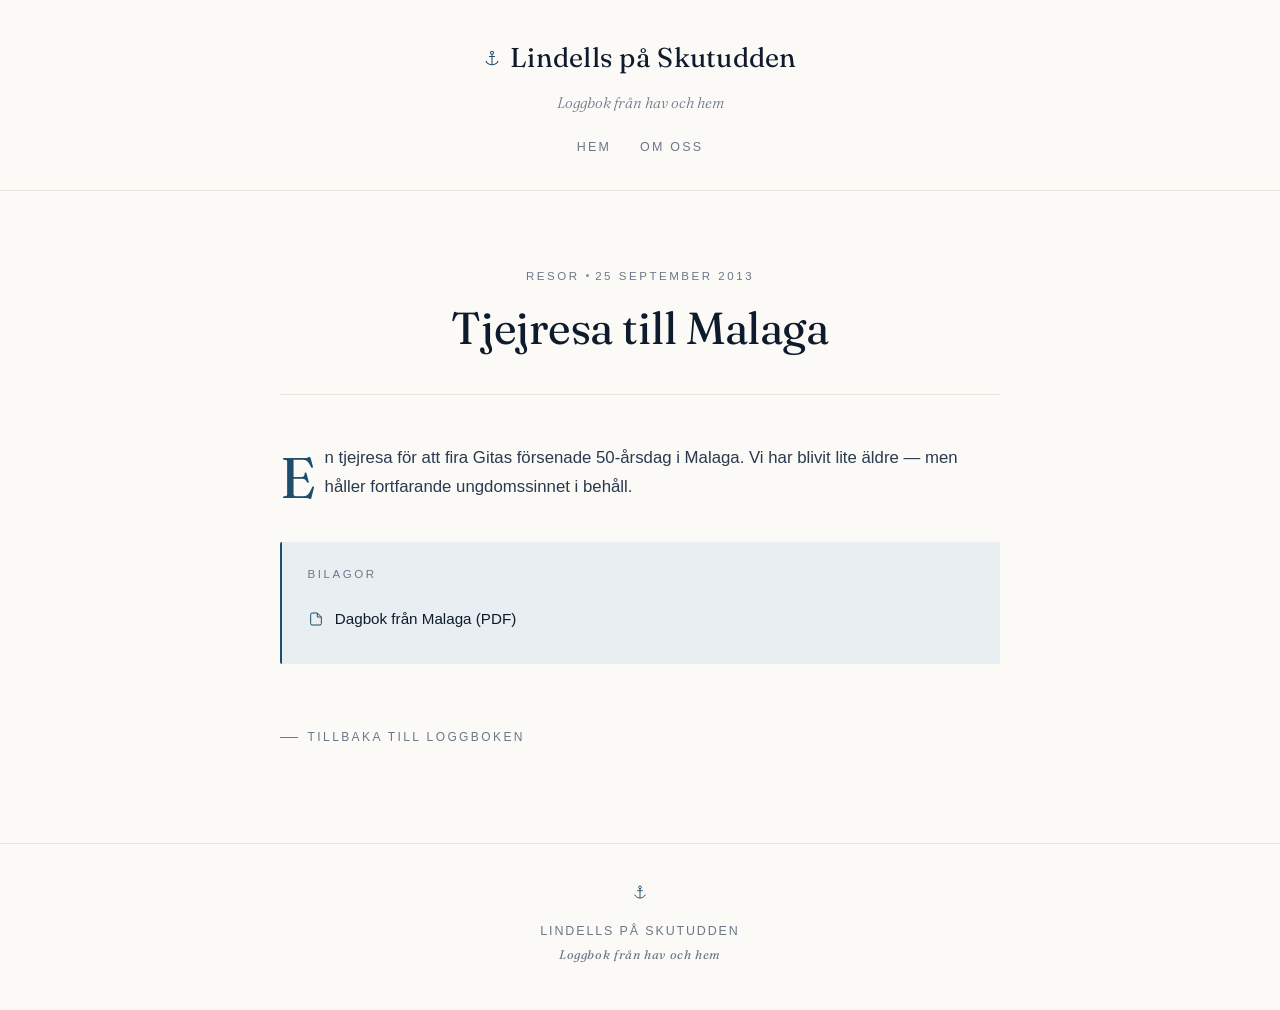
<file: posts/tjejresa-malaga.html>
<!doctype html>
<html lang="sv">
<head>
  <meta charset="utf-8">
  <meta name="viewport" content="width=device-width, initial-scale=1">
  <title>Tjejresa till Malaga — Lindells på Skutudden</title>
  <link rel="preconnect" href="https://fonts.googleapis.com">
  <link rel="preconnect" href="https://fonts.gstatic.com" crossorigin>
  <link href="https://fonts.googleapis.com/css2?family=Fraunces:ital,wght@0,300;0,400;0,500;1,300;1,400&family=Inter:wght@300;400;500;600&display=swap" rel="stylesheet">
  <link rel="stylesheet" href="../css/style.css">
</head>
<body>

<header class="site-header">
  <div class="header-inner">
    <a class="brand" href="../index.html" aria-label="Hem">
      <svg class="brand-mark" viewBox="0 0 24 24" aria-hidden="true">
        <circle cx="12" cy="5" r="2"/><line x1="12" y1="7" x2="12" y2="21"/><line x1="8" y1="10" x2="16" y2="10"/>
        <path d="M4 16 C 5 19, 9 21, 12 21"/><path d="M20 16 C 19 19, 15 21, 12 21"/>
      </svg>
      <h1 class="site-title">Lindells på Skutudden</h1>
    </a>
    <p class="site-tagline">Loggbok från hav och hem</p>
    <nav class="site-nav" aria-label="Huvudmeny">
      <a href="../index.html">Hem</a>
      <a href="../about.html">Om oss</a>
    </nav>
  </div>
</header>

<main>
  <!-- WP post — title: Tjejresa till Malaga — date: 2013-09-25 — category: Resor -->
  <article class="article">
    <header class="article-header">
      <div class="article-meta">Resor<span class="dot"></span>25 september 2013</div>
      <h1 class="article-title">Tjejresa till Malaga</h1>
    </header>

    <!-- WP post_content begins -->
    <div class="article-body">
      <p>En tjejresa för att fira Gitas försenade 50-årsdag i Malaga. Vi har blivit lite äldre — men håller fortfarande ungdomssinnet i behåll.</p>

      <div class="attachments">
        <div class="attachments-label">Bilagor</div>
        <a href="../assets/dagbok1.pdf">
          <svg class="icon" viewBox="0 0 24 24"><path d="M14 3H6a2 2 0 0 0-2 2v14a2 2 0 0 0 2 2h12a2 2 0 0 0 2-2V9z"/><polyline points="14 3 14 9 20 9"/></svg>
          Dagbok från Malaga (PDF)
        </a>
      </div>
    </div>
    <!-- WP post_content ends -->

    <a href="../index.html" class="back-link">Tillbaka till loggboken</a>
  </article>
</main>

<footer class="site-footer">
  <div class="anchor" aria-hidden="true">
    <svg viewBox="0 0 24 24"><circle cx="12" cy="5" r="2"/><line x1="12" y1="7" x2="12" y2="21"/><line x1="8" y1="10" x2="16" y2="10"/><path d="M4 16 C 5 19, 9 21, 12 21"/><path d="M20 16 C 19 19, 15 21, 12 21"/></svg>
  </div>
  <p>Lindells på Skutudden</p>
  <p style="text-transform:none;letter-spacing:0.05em;font-family:var(--font-display);font-style:italic;">Loggbok från hav och hem</p>
</footer>

</body>
</html>
</file>
<file: css/style.css>
/* ───────────────── Tokens ───────────────── */
:root {
  --bg: #fbfaf6;
  --bg-elev: #ffffff;
  --ink: #0e1b2c;
  --ink-soft: #2a3a4f;
  --muted: #6b7889;
  --line: #e8e6df;
  --line-strong: #d8d4c8;
  --accent: #1f4d6b;
  --accent-soft: #e9eef2;

  --max: 1080px;
  --max-narrow: 720px;

  --font-display: "Fraunces", "Cormorant Garamond", Georgia, "Times New Roman", serif;
  --font-body: "Inter", -apple-system, BlinkMacSystemFont, "Segoe UI", Helvetica, Arial, sans-serif;
}

@font-face {
  font-family: "Inter";
  font-display: swap;
  font-weight: 300 700;
  src: local("Inter");
}

* { box-sizing: border-box; }

html { scroll-behavior: smooth; }

body {
  margin: 0;
  background: var(--bg);
  color: var(--ink);
  font-family: var(--font-body);
  font-size: 16px;
  line-height: 1.65;
  -webkit-font-smoothing: antialiased;
  text-rendering: optimizeLegibility;
}

img { max-width: 100%; height: auto; display: block; }

a { color: var(--ink); text-decoration: none; }
a:hover { color: var(--accent); }

::selection { background: var(--accent); color: #fff; }

/* ───────────────── Header ───────────────── */
.site-header {
  border-bottom: 1px solid var(--line);
  background: var(--bg);
}

.header-inner {
  max-width: var(--max);
  margin: 0 auto;
  padding: 2.2rem 1.5rem 1.6rem;
  display: flex;
  flex-direction: column;
  align-items: center;
  text-align: center;
  gap: 0.6rem;
}

.brand {
  display: inline-flex;
  align-items: center;
  gap: 0.55rem;
  text-decoration: none;
  color: var(--ink);
}

.brand-mark {
  width: 18px;
  height: 18px;
  stroke: var(--accent);
  fill: none;
  stroke-width: 1.4;
}

.site-title {
  font-family: var(--font-display);
  font-weight: 400;
  font-size: clamp(1.4rem, 2.5vw, 1.7rem);
  letter-spacing: 0.01em;
  margin: 0;
}

.site-tagline {
  font-family: var(--font-display);
  font-style: italic;
  font-weight: 300;
  font-size: 0.95rem;
  color: var(--muted);
  margin: 0;
}

.site-nav {
  margin-top: 0.4rem;
  display: flex;
  gap: 1.8rem;
}

.site-nav a {
  font-size: 0.78rem;
  letter-spacing: 0.18em;
  text-transform: uppercase;
  color: var(--muted);
  padding: 0.4rem 0;
  position: relative;
}

.site-nav a:hover { color: var(--ink); }

.site-nav a.active {
  color: var(--ink);
}

.site-nav a.active::after {
  content: "";
  position: absolute;
  left: 50%;
  bottom: 0;
  transform: translateX(-50%);
  width: 16px;
  height: 1px;
  background: var(--accent);
}

/* ───────────────── Main ───────────────── */
main {
  max-width: var(--max);
  margin: 0 auto;
  padding: clamp(2.5rem, 6vw, 5rem) 1.5rem clamp(3.5rem, 8vw, 6rem);
}

.hero {
  text-align: center;
  max-width: 620px;
  margin: 0 auto clamp(3rem, 6vw, 5rem);
}

.hero h1 {
  font-family: var(--font-display);
  font-weight: 400;
  font-size: clamp(2.1rem, 5vw, 3.2rem);
  line-height: 1.1;
  letter-spacing: -0.01em;
  margin: 0 0 1rem;
  color: var(--ink);
}

.hero p {
  color: var(--muted);
  font-size: 1.02rem;
  margin: 0;
  max-width: 480px;
  margin-inline: auto;
}

.hero .rule {
  width: 36px;
  height: 1px;
  background: var(--accent);
  margin: 1.6rem auto;
  border: 0;
}

/* ───────────────── Card grid ───────────────── */
.card-grid {
  display: grid;
  grid-template-columns: repeat(auto-fill, minmax(290px, 1fr));
  gap: 2rem;
}

.card {
  display: flex;
  flex-direction: column;
  background: var(--bg-elev);
  border: 1px solid var(--line);
  border-radius: 2px;
  overflow: hidden;
  transition: transform 0.35s cubic-bezier(.2,.7,.2,1),
              box-shadow 0.35s cubic-bezier(.2,.7,.2,1),
              border-color 0.35s ease;
  color: var(--ink);
}

.card:hover {
  transform: translateY(-3px);
  box-shadow: 0 14px 30px -18px rgba(14, 27, 44, 0.25);
  border-color: var(--line-strong);
}

.card-thumb {
  aspect-ratio: 4 / 3;
  overflow: hidden;
  background: var(--accent-soft);
}

.card-thumb img {
  width: 100%;
  height: 100%;
  object-fit: cover;
  transition: transform 0.7s cubic-bezier(.2,.7,.2,1);
}

.card:hover .card-thumb img { transform: scale(1.04); }

.card-thumb.placeholder {
  display: flex;
  align-items: center;
  justify-content: center;
  color: var(--accent);
  opacity: 0.55;
}

.card-thumb.placeholder svg {
  width: 38px;
  height: 38px;
  stroke: currentColor;
  fill: none;
  stroke-width: 1.2;
}

.card-body {
  padding: 1.5rem 1.6rem 1.7rem;
  display: flex;
  flex-direction: column;
  flex: 1;
}

.card-meta {
  font-size: 0.72rem;
  letter-spacing: 0.18em;
  text-transform: uppercase;
  color: var(--muted);
  margin-bottom: 0.7rem;
}

.card-meta .dot {
  display: inline-block;
  width: 3px;
  height: 3px;
  background: var(--accent);
  border-radius: 50%;
  vertical-align: 0.3em;
  margin: 0 0.55em;
  opacity: 0.6;
}

.card-title {
  font-family: var(--font-display);
  font-weight: 400;
  font-size: 1.35rem;
  line-height: 1.25;
  margin: 0 0 0.6rem;
  color: var(--ink);
}

.card-excerpt {
  color: var(--muted);
  font-size: 0.94rem;
  line-height: 1.6;
  margin: 0 0 1.2rem;
  flex: 1;
}

.card-link {
  font-size: 0.75rem;
  letter-spacing: 0.2em;
  text-transform: uppercase;
  color: var(--ink);
  font-weight: 500;
  display: inline-flex;
  align-items: center;
  gap: 0.5rem;
}

.card-link::after {
  content: "";
  width: 18px;
  height: 1px;
  background: currentColor;
  transition: width 0.35s ease;
}

.card:hover .card-link { color: var(--accent); }
.card:hover .card-link::after { width: 28px; }

/* ───────────────── Article (single post) ───────────────── */
.article {
  max-width: var(--max-narrow);
  margin: 0 auto;
}

.article-header {
  text-align: center;
  margin-bottom: clamp(2rem, 5vw, 3rem);
  padding-bottom: clamp(2rem, 4vw, 2.5rem);
  border-bottom: 1px solid var(--line);
}

.article-meta {
  font-size: 0.72rem;
  letter-spacing: 0.22em;
  text-transform: uppercase;
  color: var(--muted);
  margin-bottom: 1rem;
}

.article-meta .dot {
  display: inline-block;
  width: 3px;
  height: 3px;
  background: var(--accent);
  border-radius: 50%;
  vertical-align: 0.3em;
  margin: 0 0.55em;
  opacity: 0.6;
}

.article-title {
  font-family: var(--font-display);
  font-weight: 400;
  font-size: clamp(1.9rem, 4.5vw, 2.8rem);
  line-height: 1.15;
  letter-spacing: -0.01em;
  margin: 0;
  color: var(--ink);
}

.article-body {
  font-size: 1.05rem;
  line-height: 1.75;
  color: var(--ink-soft);
}

.article-body > :first-child::first-letter {
  font-family: var(--font-display);
  font-size: 3.4em;
  line-height: 0.9;
  float: left;
  padding: 0.15em 0.15em 0 0;
  color: var(--accent);
  font-weight: 400;
}

.article-body p { margin: 0 0 1.4rem; }

.article-body h2 {
  font-family: var(--font-display);
  font-weight: 400;
  font-size: 1.5rem;
  color: var(--ink);
  margin: 2.4rem 0 1rem;
}

.article-body ul {
  padding-left: 1.2rem;
  margin: 0 0 1.4rem;
}
.article-body ul li { margin-bottom: 0.4rem; }

.article-body a {
  color: var(--accent);
  border-bottom: 1px solid color-mix(in srgb, var(--accent) 35%, transparent);
  transition: border-color 0.2s ease;
}
.article-body a:hover { border-bottom-color: var(--accent); }

.lead-image {
  margin: 2.5rem auto;
  max-width: 540px;
}

.lead-image img {
  width: 100%;
  border-radius: 2px;
  display: block;
}

.lead-image figcaption {
  margin-top: 0.7rem;
  text-align: center;
  font-size: 0.85rem;
  color: var(--muted);
  font-style: italic;
  font-family: var(--font-display);
}

/* ───────────────── Attachments ───────────────── */
.attachments {
  margin: 2.5rem 0 1rem;
  padding: 1.4rem 1.6rem;
  background: var(--accent-soft);
  border-radius: 2px;
  border-left: 2px solid var(--accent);
}

.attachments-label {
  font-size: 0.72rem;
  letter-spacing: 0.22em;
  text-transform: uppercase;
  color: var(--muted);
  margin-bottom: 0.8rem;
}

.attachments a {
  display: flex;
  align-items: center;
  gap: 0.7rem;
  padding: 0.55rem 0;
  font-size: 0.95rem;
  color: var(--ink);
  border-bottom: 1px solid color-mix(in srgb, var(--accent) 15%, transparent);
}

.attachments a:last-child { border-bottom: 0; }
.attachments a:hover { color: var(--accent); }

.attachments .icon {
  width: 16px;
  height: 16px;
  flex: none;
  color: var(--accent);
  stroke: currentColor;
  fill: none;
  stroke-width: 1.5;
}

/* ───────────────── Gallery ───────────────── */
.gallery {
  display: grid;
  grid-template-columns: repeat(auto-fill, minmax(220px, 1fr));
  gap: 0.6rem;
  margin: 2.5rem 0;
}

.gallery figure {
  margin: 0;
  overflow: hidden;
  position: relative;
  aspect-ratio: 4 / 3;
}

.gallery img {
  width: 100%;
  height: 100%;
  object-fit: cover;
  display: block;
  transition: transform 0.7s cubic-bezier(.2,.7,.2,1);
}

.gallery figure:hover img { transform: scale(1.06); }

.gallery figcaption {
  position: absolute;
  inset: auto 0 0 0;
  padding: 1.6rem 0.9rem 0.7rem;
  font-size: 0.78rem;
  color: #fff;
  background: linear-gradient(to top, rgba(14,27,44,0.78), transparent);
  font-family: var(--font-display);
  font-style: italic;
  opacity: 0;
  transition: opacity 0.3s ease;
}

.gallery figure:hover figcaption { opacity: 1; }

/* ───────────────── Back link ───────────────── */
.back-link {
  display: inline-flex;
  align-items: center;
  gap: 0.6rem;
  margin-top: 3rem;
  font-size: 0.75rem;
  letter-spacing: 0.2em;
  text-transform: uppercase;
  color: var(--muted);
}

.back-link::before {
  content: "";
  width: 18px;
  height: 1px;
  background: currentColor;
  transition: width 0.3s ease;
}

.back-link:hover { color: var(--accent); }
.back-link:hover::before { width: 28px; }

/* ───────────────── Footer ───────────────── */
.site-footer {
  border-top: 1px solid var(--line);
  padding: 2.5rem 1.5rem;
  text-align: center;
  font-size: 0.78rem;
  letter-spacing: 0.15em;
  text-transform: uppercase;
  color: var(--muted);
}

.site-footer .anchor {
  display: inline-block;
  margin-bottom: 0.6rem;
  color: var(--accent);
}

.site-footer .anchor svg { width: 16px; height: 16px; stroke: currentColor; fill: none; stroke-width: 1.4; }

.site-footer p { margin: 0.25rem 0; }

/* ───────────────── Responsive ───────────────── */
@media (max-width: 600px) {
  .site-nav { gap: 1.2rem; }
  .card-grid { gap: 1.4rem; }
  .article-body { font-size: 1rem; }
  .article-body > :first-child::first-letter { font-size: 3em; }
}
</file>
